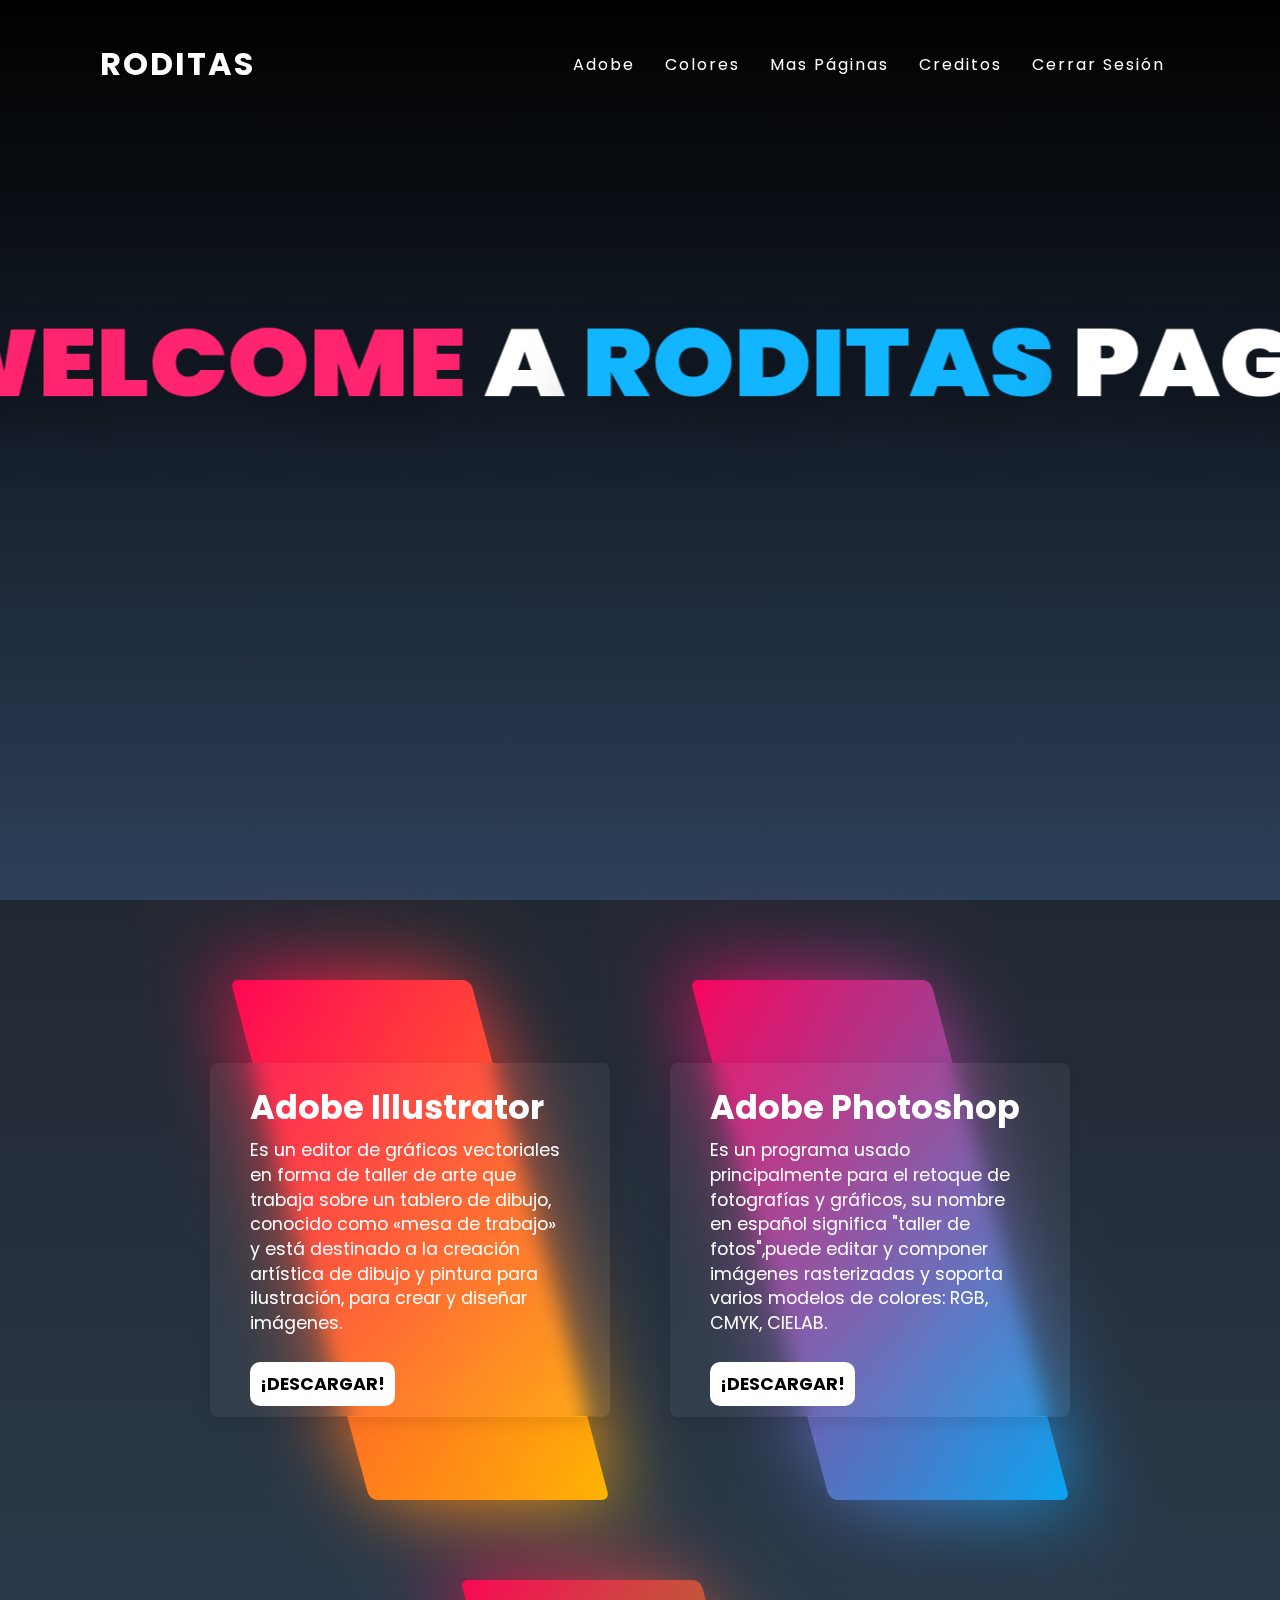
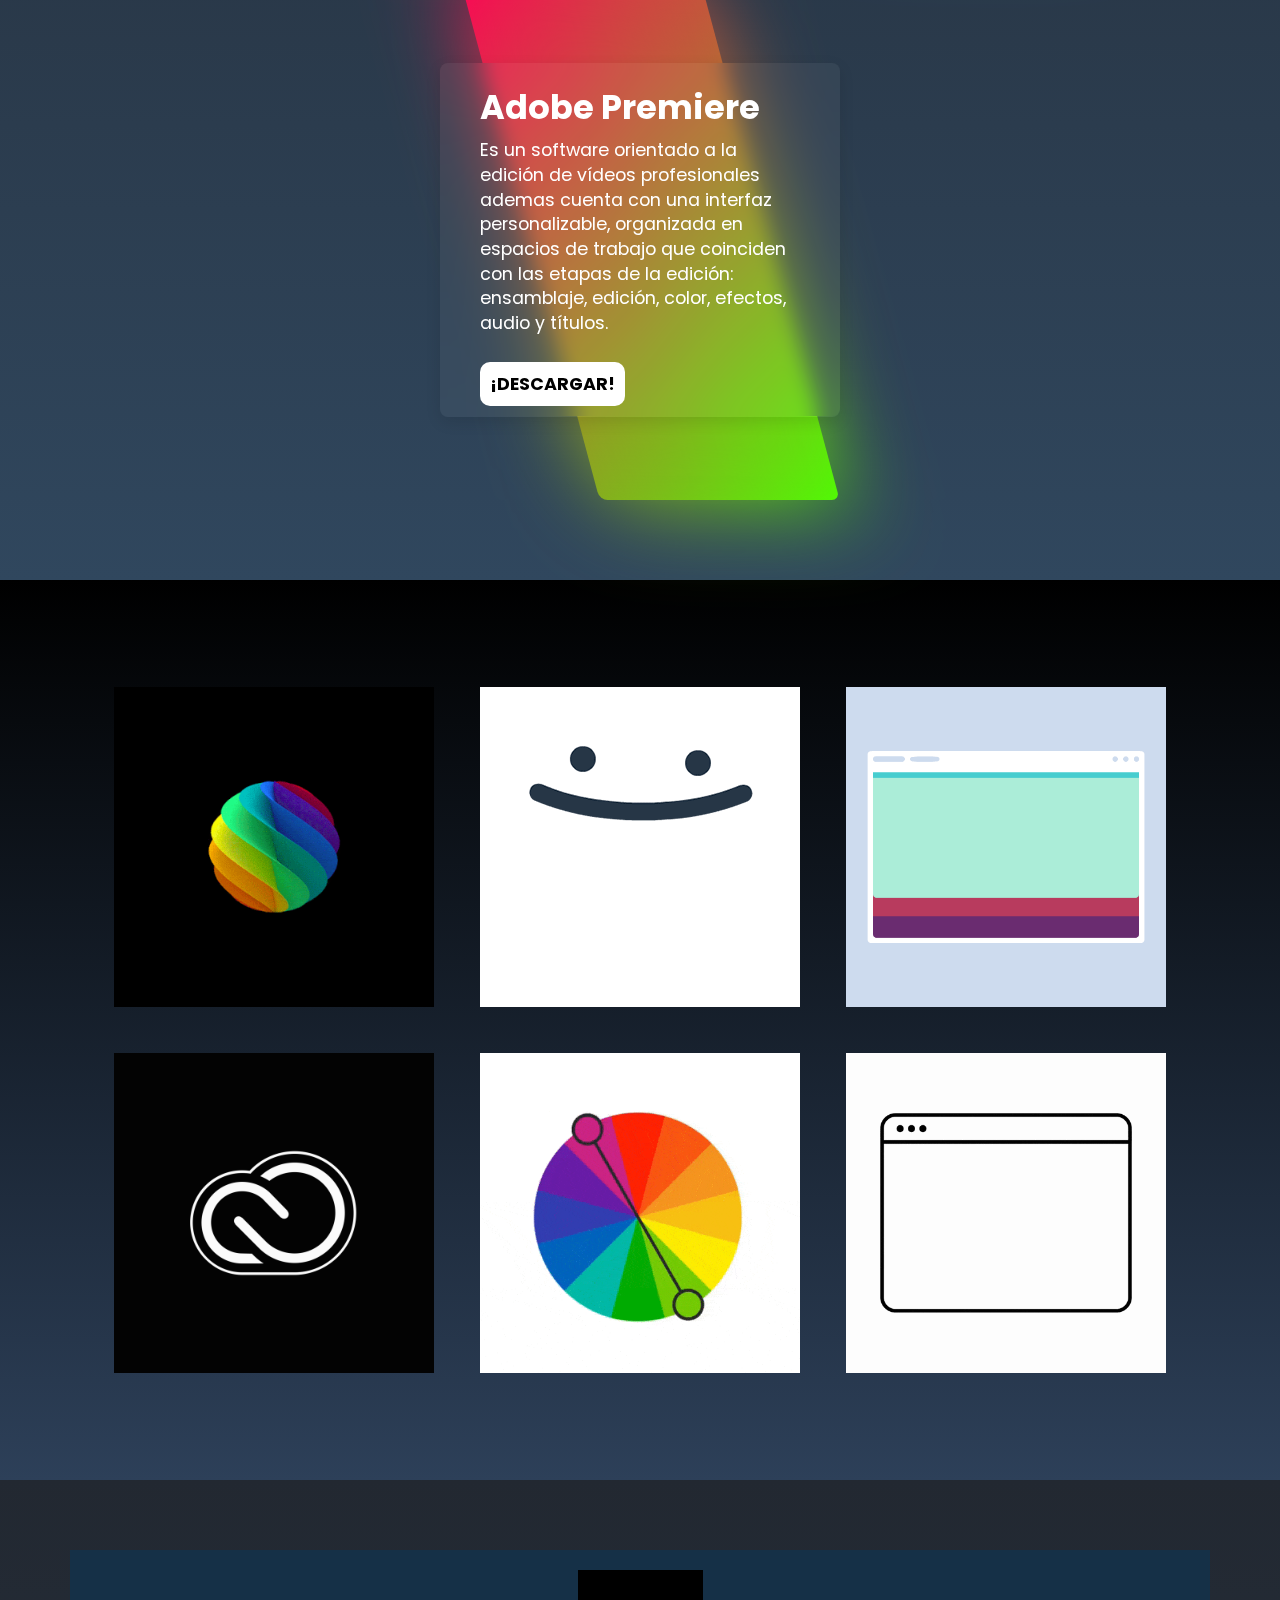
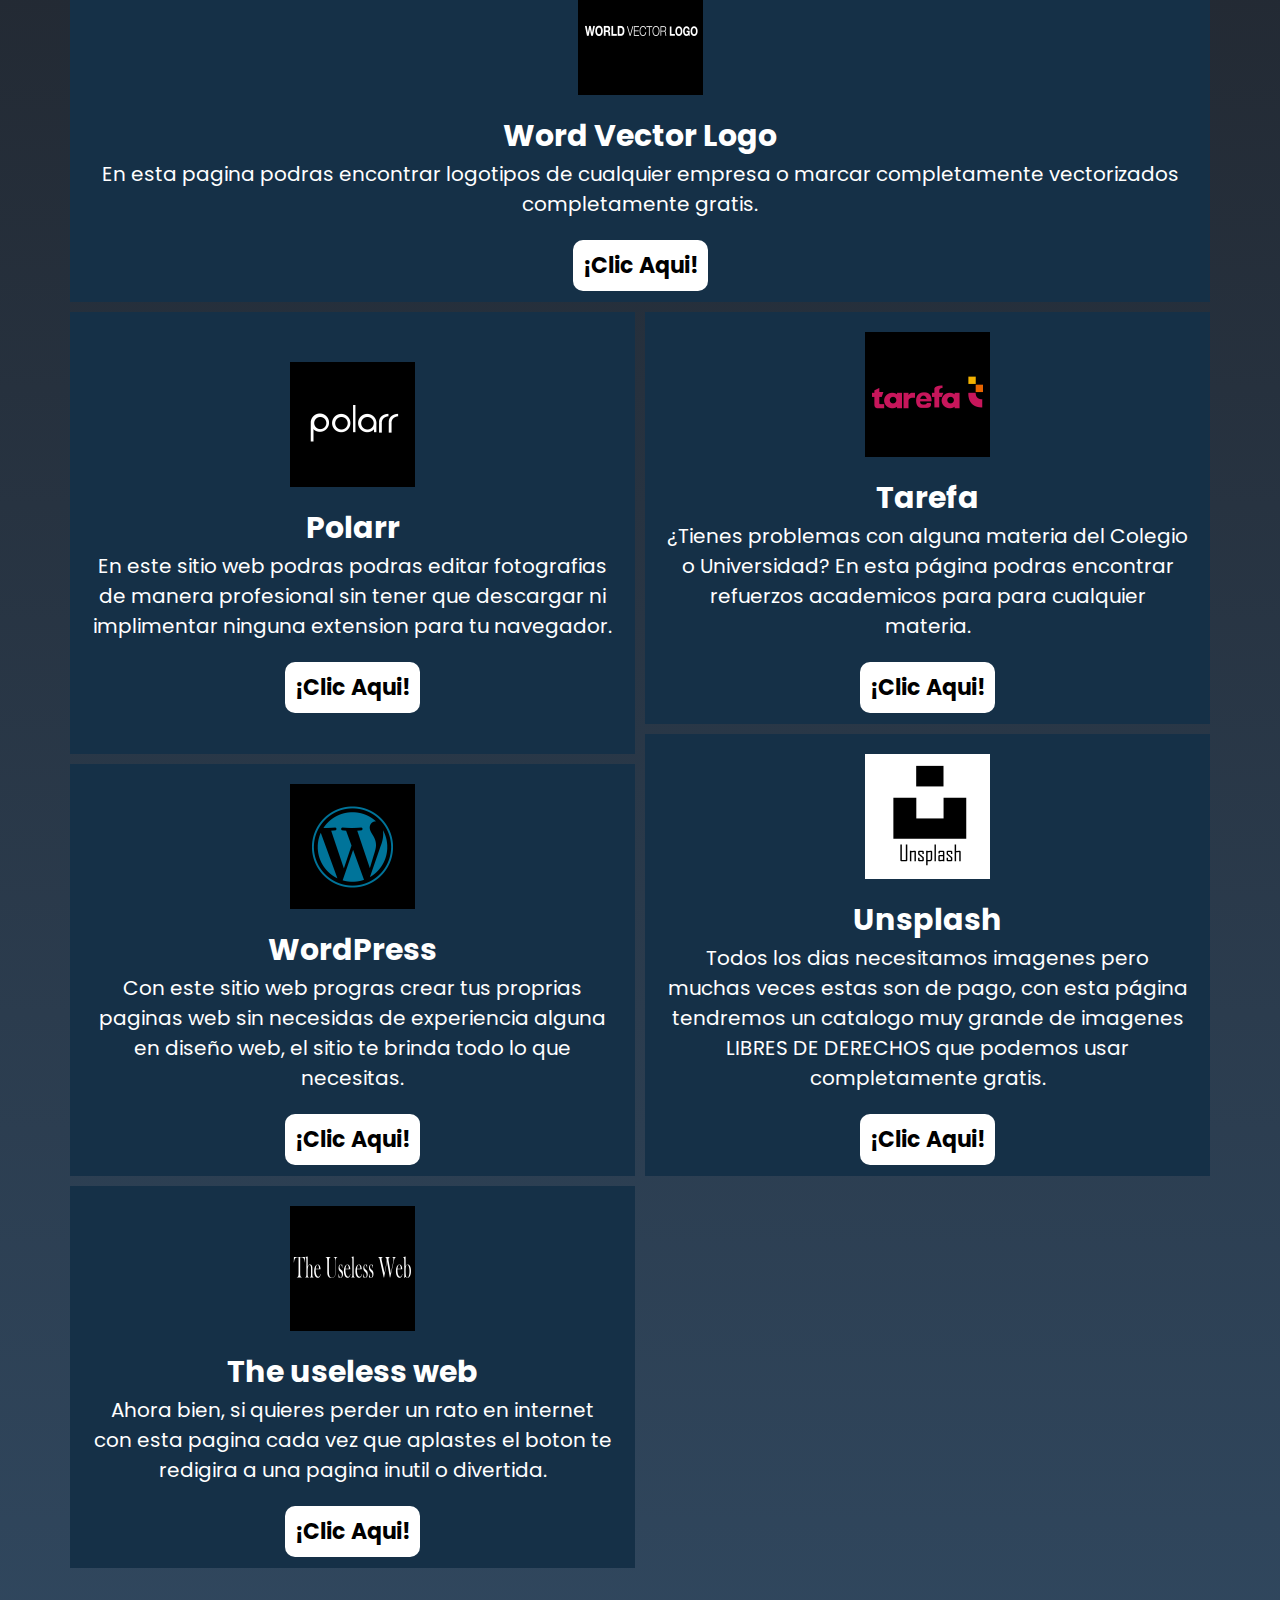
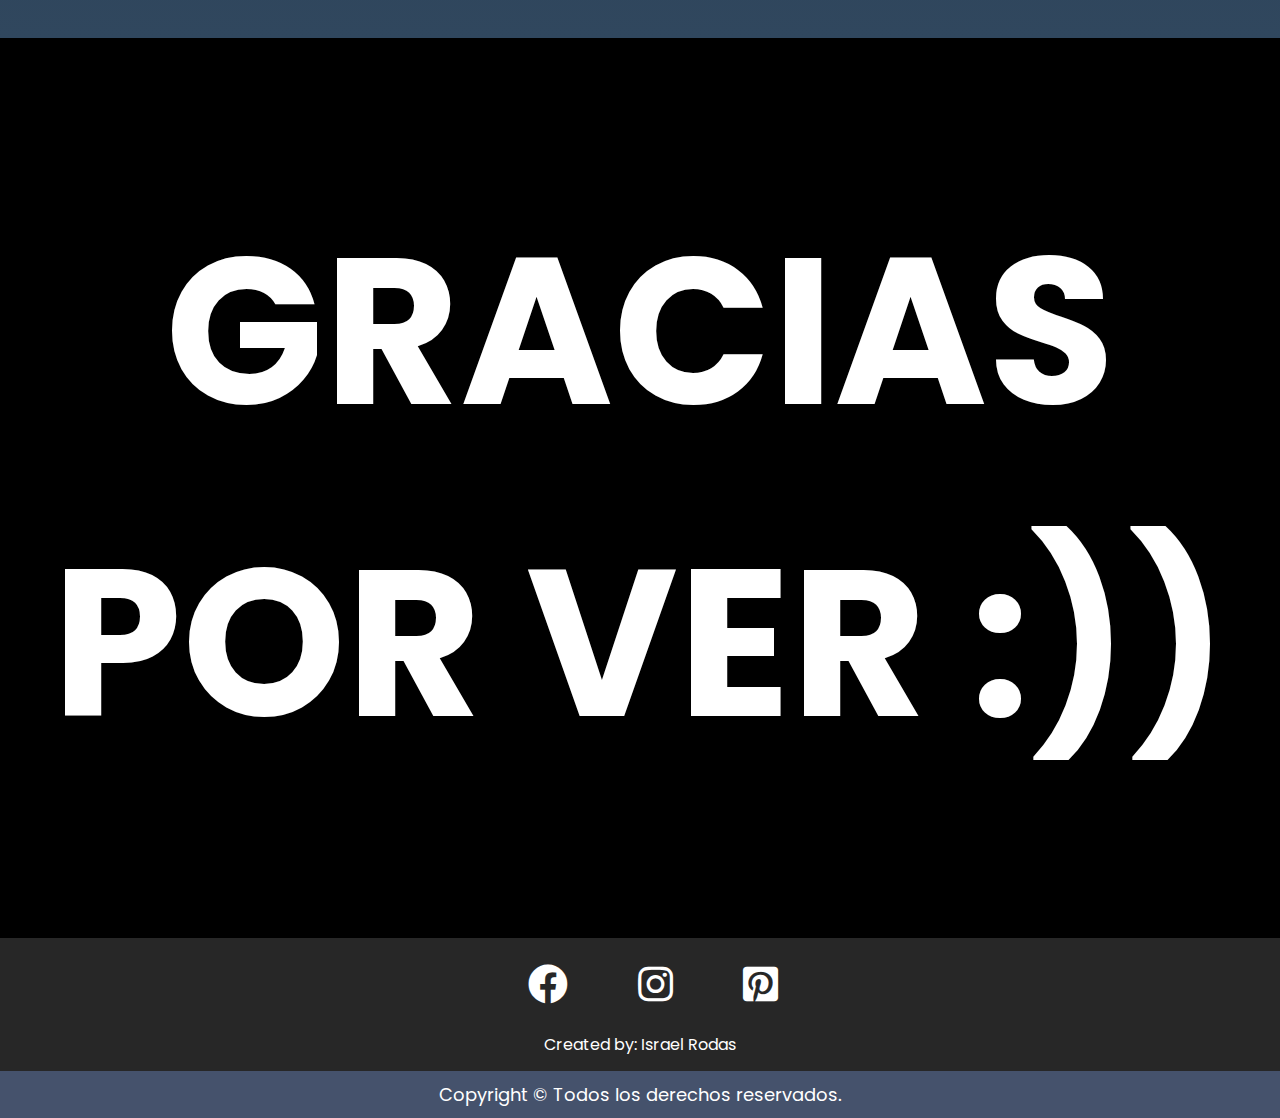
<file: index.html>
<!DOCTYPE html>
<html>
<head>

	<meta charset="utf-8">
  <meta name="viewport" content="width=device-width, user-scalable=yes, initial-scale=1.0, maximum-scale=3.0, minimum-scale=1.0">
  <title>PROYECTO DE GRADO</title>
  <link rel="stylesheet" type="text/css" href="https://use.fontawesome.com/releases/v5.6.3/css/all.css">
    <link rel="stylesheet" href="estilos_index.css">
</head>
<body>
	<!----------------------- CABEZERA PARA LA PAGINA BB------------>
 <body>

<header >
    <a href="#" class="logo">RODITAS</a>
    <ul>
       <li><a href="#ancla_cartas1">Adobe</a></li>
      <li><a href="#ancla_cartas2">Colores</a></li>
      <li><a href="#ancla_cartas3">Mas Páginas</a></li>
      <li><a href="#ancla_cartas4">Creditos</a></li>
      <li><a href="/PROYECTO%20DE%20GRADO/LOGIN/login.php">Cerrar Sesión</a></li>
     
    </ul>
    </header>
      <section class="banner"> </section>
     <script type="text/javascript">
       window.addEventListener("scroll", function() {
         var header = document.querySelector("header");
         header.classList.toggle("sticky", window.scrollY > 0);
       })
     </script>
<section class="body1">  
     
<div class="container">
     	<div class="box">
        <span style="--i:1;"><i>WELCOME</i> A <i>RODITAS</i> PAGE</span>
               <span style="--i:2;"><i>WELCOME</i> A <i>RODITAS</i> PAGE</span>
               <span style="--i:3;"><i>WELCOME</i> A <i>RODITAS</i> PAGE</span>
               <span style="--i:4;"><i>WELCOME</i> A <i>RODITAS</i> PAGE</span>
               <span style="--i:5;"><i>WELCOME</i> A <i>RODITAS</i> PAGE</span>
               <span style="--i:6;"><i>WELCOME</i> A <i>RODITAS</i> PAGE</span>
               <span style="--i:7;"><i>WELCOME</i> A <i>RODITAS</i> PAGE</span>
               <span style="--i:8;"><i>WELCOME</i> A <i>RODITAS</i> PAGE</span>
               <span style="--i:9;"><i>WELCOME</i> A <i>RODITAS</i> PAGE</span>
               <span style="--i:10;"><i>WELCOME</i> A <i>RODITAS</i> PAGE</span>
               <span style="--i:11;"><i>WELCOME</i> A <i>RODITAS</i> PAGE</span>
               <span style="--i:12;"><i>WELCOME</i> A <i>RODITAS</i> PAGE</span>
               <span style="--i:13;"><i>WELCOME</i> A <i>RODITAS</i> PAGE</span>
               <span style="--i:14;"><i>WELCOME</i> A <i>RODITAS</i> PAGE</span>
      </div>

<!----------------------- CARTITAS BRILLANTES DE ADOBE ------------>
 </section>
 <a name="ancla_cartas1"></a>
<section class="body2">
  <div class="container2">
  <div class="box2">
    <span></span>
    <div class="content2">
      <h2>Adobe Illustrator</h2>
      <p>Es un editor de gráficos vectoriales en forma de taller de arte que trabaja sobre un tablero de dibujo, conocido como «mesa de trabajo» y está destinado a la creación artística de dibujo y pintura para ilustración, para crear y diseñar imágenes.
      </p>
<br>
      <a href="https://www.youtube.com/watch?v=pspobJUuSng">¡DESCARGAR!</a>
    </div>
  </div>
  <div class="box2">
    <span> </span>
    <div class="content2">
      <h2>Adobe Photoshop </h2>
      <p>Es un programa usado principalmente para el retoque de fotografías y gráficos, su nombre en español significa "taller de fotos",puede editar y componer imágenes rasterizadas y soporta varios modelos de colores: RGB, CMYK, CIELAB. 
      </p>
<br>
      <a href="https://www.youtube.com/watch?v=qNKPfllUgZs" >¡DESCARGAR!</a>
    </div>
  </div>
  <div class="box2">
    <span></span>
    <div class="content2">
      <h2>Adobe Premiere</h2>
      <p>Es un software orientado a la edición de vídeos profesionales ademas cuenta con una interfaz personalizable, organizada en espacios de trabajo que coinciden con las etapas de la edición: ensamblaje, edición, color, efectos, audio y títulos.
      </p>
<br>
      <a href="https://www.youtube.com/watch?v=gvRXUV1XULE">¡DESCARGAR!</a>
    </div>
  </div>
  </div>
  
</section>
<!----------------------- CARTITAS DE COLORES ------------>
<a name="ancla_cartas2"></a>
<section class="body3">
 <a name="ancla_cartas2"></a>
  <div class="container3">
    <div class="card3">
      <div class="imgBx">
        <img src="dd.gif">
      </div>
      <div class="contentBx">
        <div class="content3">
          <h3>Uso de Colores</h3>
          <p>Los números hexadecimales se usan en las páginas web para indicar información sobre los colores (RGB, HSL Y CMYK) se usa con la notación <b>#RRGGBB</b> donde, <b>RR</b> son los valores rojos, <b>GG</b> son los valores verdes y <b>BB</b> los valores azules. 
          </p>

        </div>
      </div>
    </div>
    <div class="card3">
      <div class="imgBx">
        <img src="logo-gif.gif">
      </div>
      <div class="contentBx">
        <div class="content3">
          <h3>Color Hunt</h3>
          <p>Es una página web donde podemos encontrar paletas de colores, nos permite copiar el código hexadecimal para solo incrustarlo en el <b>css</b> contiene un gran cantidad de contenido debido a que cada día se agregan nuevas composiciones de colores. </p><br>
          <p> <center><a href="https://colorhunt.co/">¡Clic Aqui!</a></center></p>
        </div>
      </div>
    </div>
    <div class="card3">
      <div class="imgBx">
        <img src="color8.gif">
      </div>
      <div class="contentBx">
        <div class="content3">
          <h3>Color Hunt</h3>
          <p>Así es la interfaz de Color Hunt y podremos encontrar miles de paletas iguales.</p><br>
          <p> <center><a href="https://colorhunt.co/">¡Clic Aqui!</a></center></p>
        </div>
      </div>
    </div>
    <div class="card3">
      <div class="imgBx">
        <img src="adobe.gif">
      </div>
      <div class="contentBx">
        <div class="content3">
          <h3>Adobe Color</h3>
          <p>Es de las paginas mas completas en cuanto a teoria como conceptos de color, contiene una gran variedad de herramientas para escoger y la pagina en si es muy intuitiva por lo que, no necesitas tener un gran conocimiento.</p><br>
          <p> <center><a href="https://color.adobe.com/es/create/color-wheel">¡Clic Aqui!</a></center></p>
        </div>
      </div>
    </div>
    <div class="card3">
      <div class="imgBx">
        <img src="video2.gif">
      </div>
      <div class="contentBx">
        <div class="content3">
          <h3>Adobe Color</h3>
          <p>Adobe Color trabaja con la teoria de colores, en la pagina web podras encontrar culaquier tipo de composicion basada en la teoria.</p><br>
          <p> <center><a href="https://color.adobe.com/es/create/color-wheel">¡Clic Aqui!</a></center></p>
        </div>
      </div>
    </div>
    <div class="card3">
      <div class="imgBx">
        <img src="colorFF.gif">
      </div>
      <div class="contentBx">
        <div class="content3">
          <h3>Más Información</h3>
          <p>En los siguientes perfiles podras encontrar muchisima mas informacion hacerca de los colores y como crear la composicion perfecta.</p><br>
          <p> <center><a href="https://www.youtube.com/watch?v=SvWIOwijKSk">¡Clic Aqui!</a></center></p>
        </div>
      </div>
    </div>
  </div>
</section>
<!--------------------- CUADRITOS CON BASTANTE INFORMACION ------------>

<section class="body4">

<a name="ancla_cartas3"></a>
 <div class="container4">
    <div class="box4">
      <div class="content4">
        <img src="word.png">
        <h2>Word Vector Logo</h2>
        <p>En esta pagina podras encontrar logotipos de cualquier empresa o marcar completamente vectorizados completamente gratis.</p>
         <br>
         <p> <center><a href="https://worldvectorlogo.com/es">¡Clic Aqui!</a></center></p>
      </div>
    </div>
    <div class="box4">
      <div class="content4">
        <img src="polarr.png">
         <h2>Polarr</h2>
        <p>En este sitio web podras podras editar fotografias de manera profesional sin tener que descargar ni implimentar ninguna extension para tu navegador.</p>
        <br>
        <p> <center><a href="https://photoeditor.polarr.co/">¡Clic Aqui!</a></center></p>
      </div>
    </div>
    <div class="box4">
      <div class="content4">
        <img src="tarefa.png">
        <h2>Tarefa</h2>
        <p>¿Tienes problemas con alguna materia del Colegio o Universidad? En esta página podras encontrar refuerzos academicos para para cualquier materia.</p>
         <br>
        <p> <center><a href="https://www.tarefa.co/">¡Clic Aqui!</a></center></p>
      </div>
    </div>
    <div class="box4">
      <div class="content4">
        <img src="unsplash.png">
        <h2>Unsplash</h2>
        <p>Todos los dias necesitamos imagenes pero muchas veces estas son de pago, con esta página tendremos un catalogo muy grande de imagenes LIBRES DE DERECHOS que podemos usar completamente gratis. </p>
         <br>
        <p> <center><a href="https://unsplash.com/">¡Clic Aqui!</a></center></p>
      </div>
    </div>
    <div class="box4">
      <div class="content4">
        <img src="press.png">
        <h2> WordPress</h2>
        <p>Con este sitio web progras crear tus proprias paginas web sin necesidas de experiencia alguna en diseño web, el sitio te brinda todo lo que necesitas.</p>
         <br>
        <p> <center><a href="https://wordpress.com/es/">¡Clic Aqui!</a></center></p>
      </div>
    </div>
    <div class="box4">
      <div class="content4">
        <img src="te.png">
        <h2>The useless web</h2>
        <p>Ahora bien, si quieres perder un rato en internet con esta pagina cada vez que aplastes el boton te redigira a una pagina inutil o divertida.  </p>
         <br>
        <p> <center><a href="https://theuselessweb.com/">¡Clic Aqui!</a></center></p>
      </div>
    </div>
 
  </div> 

</section>
<section >
  <a name="ancla_cartas4"></a>
    <section class="section5">
      <h2>GRACIAS POR VER :))</h2>

    </section>

    <div class="light"></div>
    <script type="text/javascript">
      var pos = document.documentElement;
      pos.addEventListener('mousemove', e=>{
        pos.style.setProperty('--x', e.clientX + 'px')
         pos.style.setProperty('--y', e.clientY + 'px')
      })
    </script>
  

</section>
<section class="footer">

        <div class="inner-footer">
        <div class="social-links">
          <ul>
          <li class="social-items"><a href="https://www.facebook.com/israel.rodas.50/"><i class="fab fa-facebook"></i></a></li>
          <li class="social-items"><a href="https://www.instagram.com/isrodas28/"><i class="fab fa-instagram"></i></a></li>
          <li class="social-items"><a href="https://www.pinterest.es/Roditas28/_saved/"><i class="fab fa-pinterest-square"></i></a></li>  
          </ul>  
        </div>
        
       <div class="quick-links">
        <ul>
          <li class="quick-items"><a>Created by: Israel Rodas</a></li>
        </ul>
        </div>
        </div>
        <div class="outer-footer">
          Copyright &copy; Todos los derechos reservados. 
        </div>


</section>
</body>

</html>
</file>
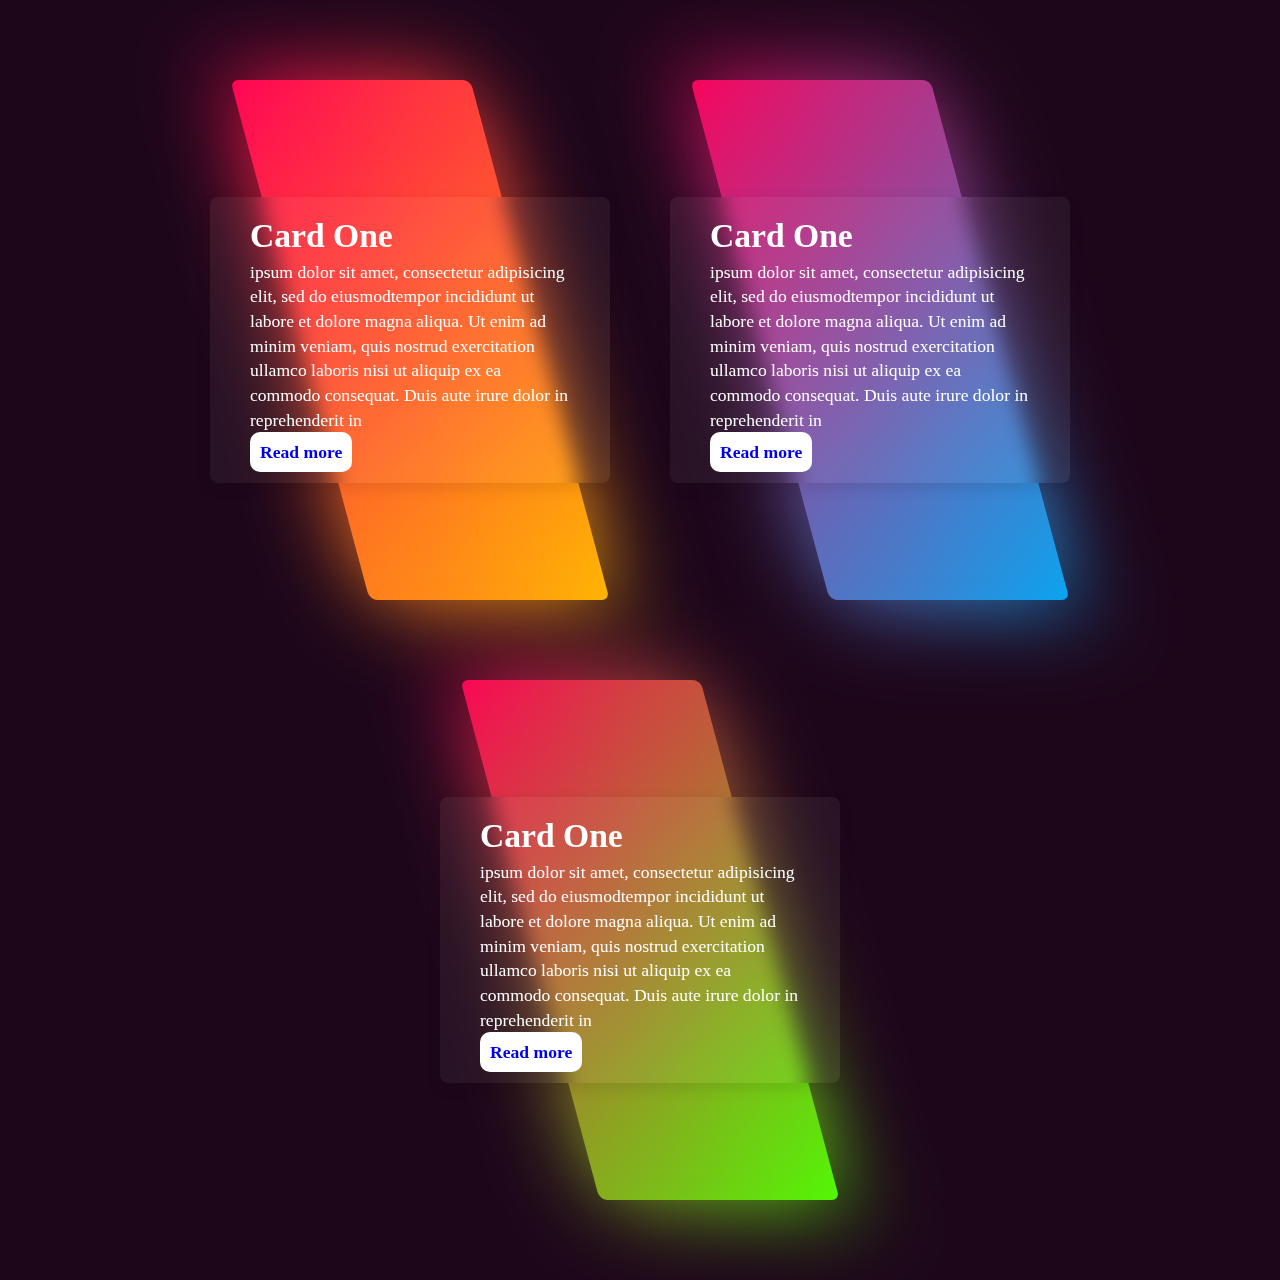
<file: PRUEBA/prueba_program.html>
<!DOCTYPE html>
<html>
<head>
	<title>proyecto grado</title>
	<link rel="stylesheet"  href="prueba_program.css">
</head>
<body class="body2">
	<div class="container2">
	<div class="box2">
		<span></span>
		<div class="content2">
			<h2>Card One</h2>
			<p> ipsum dolor sit amet, consectetur adipisicing elit, sed do eiusmodtempor incididunt ut labore et dolore magna aliqua. Ut enim ad minim veniam, quis nostrud exercitation ullamco laboris nisi ut aliquip ex ea commodo
			consequat. Duis aute irure dolor in reprehenderit in
			</p>

			<a href="#">Read more</a>
		</div>
	</div>
	<div class="box2">
		<span></span>
		<div class="content2">
			<h2>Card One</h2>
			<p> ipsum dolor sit amet, consectetur adipisicing elit, sed do eiusmodtempor incididunt ut labore et dolore magna aliqua. Ut enim ad minim veniam, quis nostrud exercitation ullamco laboris nisi ut aliquip ex ea commodo
			consequat. Duis aute irure dolor in reprehenderit in
			</p>

			<a href="#">Read more</a>
		</div>
	</div>
	<div class="box2">
		<span></span>
		<div class="content2">
			<h2>Card One</h2>
			<p> ipsum dolor sit amet, consectetur adipisicing elit, sed do eiusmodtempor incididunt ut labore et dolore magna aliqua. Ut enim ad minim veniam, quis nostrud exercitation ullamco laboris nisi ut aliquip ex ea commodo
			consequat. Duis aute irure dolor in reprehenderit in
			</p>
			<a href="#">Read more</a>
		</div>
	</div>
	</div>
</body>
</html>
</file>
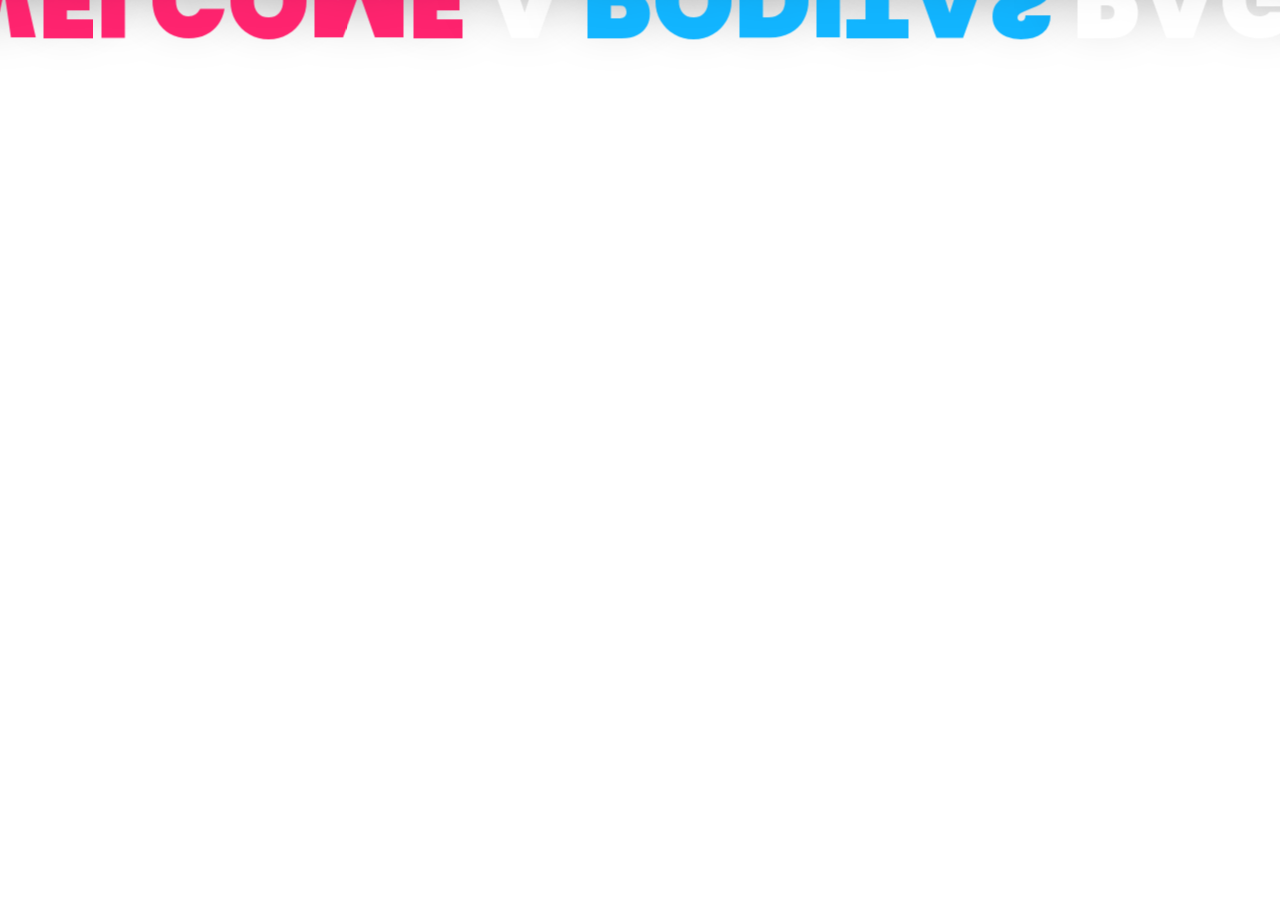
<file: PRUEBA/prueba_titulo.html>
<!DOCTYPE html>
<html>
<head>
	<title>Proyecto de grado</title>
	<link rel="stylesheet" href="prueba_titulo.css">
</head>
<body class="body1">
<div class="container">
     	<div class="box">
     		<span style="--i:1;"><i>WELCOME</i> A <i>RODITAS</i> PAGE</span>
               <span style="--i:2;"><i>WELCOME</i> A <i>RODITAS</i> PAGE</span>
               <span style="--i:3;"><i>WELCOME</i> A <i>RODITAS</i> PAGE</span>
               <span style="--i:4;"><i>WELCOME</i> A <i>RODITAS</i> PAGE</span>
               <span style="--i:5;"><i>WELCOME</i> A <i>RODITAS</i> PAGE</span>
               <span style="--i:6;"><i>WELCOME</i> A <i>RODITAS</i> PAGE</span>
               <span style="--i:7;"><i>WELCOME</i> A <i>RODITAS</i> PAGE</span>
               <span style="--i:8;"><i>WELCOME</i> A <i>RODITAS</i> PAGE</span>
               <span style="--i:9;"><i>WELCOME</i> A <i>RODITAS</i> PAGE</span>
               <span style="--i:10;"><i>WELCOME</i> A <i>RODITAS</i> PAGE</span>
               <span style="--i:11;"><i>WELCOME</i> A <i>RODITAS</i> PAGE</span>
               <span style="--i:12;"><i>WELCOME</i> A <i>RODITAS</i> PAGE</span>
               <span style="--i:13;"><i>WELCOME</i> A <i>RODITAS</i> PAGE</span>
               <span style="--i:14;"><i>WELCOME</i> A <i>RODITAS</i> PAGE</span>
     	</div>

     	<!-- 1360/16 = 22.5deg -->
     </div>
</body>
</html>
</file>
<file: estilos_index.css>
@import url('https://fonts.googleapis.com/css?family=Poppins:100,200,300,400,500,600,700,800,900');
/** ---------------- CABECERAAAAAAAA---------------       */
*
{
    margin: 0;
    padding: 0;
    box-sizing: border-box;
    font-family: 'Poppins';
}

body 
{
    background: #000;
    min-height: 90vh;

}
header
{
    z-index:10;
    position: fixed;
    top: 0;
    left: 0;
    width: 100%;
    display: flex;
    justify-content: space-between;
    align-items: center;
    transition: 0.6s;
    padding: 40px 100px;    
}


header.sticky
{
    padding: 5px 100px;
    background: #fff;
}

header .logo
{
    position: relative;
    font-weight: 700;
    color: #fff;
    text-decoration: none;
    font-size: 2em; 
    text-transform: uppercase;
    letter-spacing: 2px;
    transition: 0.6;
    
}
header ul
{
    position: relative;
    display: flex;
    justify-content: center;
    align-items: center;
    
} 

header ul li
{
    position: relative;
    list-style: none;
    
}

header ul li a
{
    position: relative;
    margin: 0 15px ;
    text-decoration: none;
    color: #fff;
    letter-spacing: 2px;
    font-weight: 500px;
    transition: 0.6s;
    
}
header.sticky .logo,
header.sticky ul li a
{
    color: #000;
}


/**-------------------  TITULO GRANDE QUE ROTA------------      */


.body1
{
    display: flex;
    justify-content: center;
    align-items: center;
    min-height: 100vh;
   background: linear-gradient(#000,#2d4059);
    overflow: hidden;
}
.container
{
    display: flex;
    justify-content: center;
    align-items: center;
}
.container .box
{
    transform-style: preserve-3d;
    animation: animate 35s linear infinite;
}
@keyframes animate
{
    0%
    {
        transform: perspective(2000px)rotateX(0deg)rotateY(3deg) ;
    }
    100%
    {
        transform: perspective(2000px)rotateX(360deg)rotateY(3deg) ;
    }
}
.container .box span
{
    position: absolute;
    color: #fff;
    font-size: 6.5em;
    white-space: nowrap;
    text-transform: uppercase;
    font-weight: 900;
    padding: 0 50px;
    background: linear-gradient(90deg, transparent, rgba(0,0,0,0.40), transparent)
    line-height 6em;
    transform-style: preserve-3d;
    text-shadow: 0 30px 60px rgba(0,0,0,0.40);
    transform: translate(-50%,-50%) rotateX(calc(var(--i) * 25.71deg)) translateZ(200px);
}
.container .box span i:nth-child(1)
{
    font-style: initial;
    color: #ff246f;
}
.container .box span i:nth-child(2)
{
    font-style: initial;
    color: #12b5ff;
}


/** -------------------------- 3 CARTITAS BRILLANTES -----------------   */


.body2
{
    display: flex;
    justify-content: center;
    align-items: center;
    min-height: 100vh;
     background: linear-gradient( #222831, #30475e);
   
 
}
.container2
{
    display: flex;
    justify-content: center;
    align-items: center;
    flex-wrap: wrap;
    padding: 40px 0;    
}
.container2 .box2
{
    position: relative;
    width: 400px;
    height: 520px; 
    display: flex;
    justify-content: center;
    align-items: center;
    margin: 40px 30px; 
    transition: 0.5s;
}

.container2 .box2::before
{
    content: '';
    position: absolute;
    top: 0;
    left: 90px;
    width: 60%;
    height: 100%;
    background: #fff;
    border-radius: 8px;
    transform: skewX(15deg);
    transition: 0.5s;
} 
.container2 .box2::after
{
    content: '';
    position: absolute;
    top: 0px;
    left: 90px;
    width: 60%;
    height: 100%;
    background: #fff;
    border-radius: 8px;
    transform: skewX(15deg);
    transition: 0.5s;
    filter: blur(45px);
    transition: 0.5s;
} 
.container2 .box2:hover:before,
.container2 .box2:hover:after
{
    transform: skewX(0deg);
    left: 20px;
    width: calc(100% - 90px); 
}
.container2 .box2:nth-child(1):before,
.container2 .box2:nth-child(1):after
{
    background: linear-gradient(315deg,#ffbc00,#ff0058);
}

.container2 .box2:nth-child(2):before,
.container2 .box2:nth-child(2):after
{
    background: linear-gradient(315deg,#03a9f4,#ff0058);
}
.container2 .box2:nth-child(3):before,
.container2 .box2:nth-child(3):after
{
    background: linear-gradient(315deg,#4dff03,#ff0058);
}
.container2 .box2 span
{
    display: block;
    position: absolute;
    top: 0;
    left: 0;
    right: 0;
    bottom: 0;
    z-index: 50;
    pointer-events: none;
}
.container2 .box2 span::before 
{
    content: '';
    position: absolute;
    top: 0;
    left: 0;
    width: 100%;
    height: 100%;
    border-radius:8px;
    background: rgba(255,255,255,0.1);
    backdrop-filter: blur(10px); 
    opacity: 0;
    transition: 0.5s;
    animation: animate2 2s ease-in-out infinite;
    box-shadow: 0 5px 15px rgba(0,0,0,0.05);
}
.container2 .box2:hover span::before
{
    top: -50px;
    left: 50px;
    width: 100px;
    height: 100px;
    opacity: 1;
}


.container2 .box2 span::after
{
    content: '';
    position: absolute;
    bottom: 0;
    right: 0;
    width: 100%;
    height: 100%;
    border-radius:8px;
    background: rgba(255,255,255,0.1);
    backdrop-filter: blur(10px); 
    opacity: 0;
    transition: 0.5s;
    animation: animate2 2s ease-in-out infinite;
    box-shadow: 0 5px 15px rgba(0,0,0,0.05);
    animation-delay: -1s;
}
.container2 .box2:hover span::after
{
    bottom: -50px;
    right: 50px;
    width: 100px;
    height: 100px;
    opacity: 1;
}



@keyframes animate2 
{   
    0%,100%
    {
        transform: translateY(15px);
    }
    50%
    {
        transform: translateY(-15px);
    }
}


.container2 .box2 .content2
{
    position: relative;
    left: 0;
    padding: 20px 40px;
    background: rgba(255,255,255,0.05);
    box-shadow: 0 5px 15px rgba(0,0,0,0.1);
    border-radius: 8px;
    backdrop-filter: blur(10px); 
    z-index: 1;
    transition: 0.5s;
    color: #fff;

}
.container2 .box2:hover .content2
{
    left: -25px;
    padding: 60px 40px;
}
.container2 .box2 .content2 h2
{
    font-size: 2.1em;
    color: #fff;
    margin-bottom: 5px;
}
.container2 .box2 .content2 p
{
    font-size: 1.1em;
    margin-bottom: 10px;
    line-height: 1.4em;
}

.container2 .box2 .content2 a
{
    display: line-block;
    color: black;
    font-size: 1.1em;
    background: #fff;
    padding: 10px;
    border-radius: 10px;
    text-decoration: none;
    font-weight: 700;
    margin-top: 10px;

}

/** -------------------------- 6 CARTITAS  COLORES -----------------   */

.body3
{
    display: flex;
    justify-content: center;
    align-items: center;
    min-height: 100vh;
   background: linear-gradient(#000,#2d4059);
}
.container3
{
position: relative;
display: flex;
justify-content: center;
align-items: center;
flex-wrap: wrap;
max-width: 1100px;
}
.container3 .card3
{
    position: relative;
    width: 320px;
    height: 320px;
    margin: 23px;  
    overflow: hidden;
}
.container3 .card3 .imgBx,
.container3 .card3 .contentBx
{
    position: absolute;
    top: 0;
    left: 0;
    width: 100%;
    height: 100%;
}
.container3 .card3 .imgBx img
{
    position: absolute;
    top: 0;
    left: 0;
    width: 100%;
    height: 100%;
    object-fit: cover;
}
.container3 .card3 .contentBx::before
{
    content: '';
    position: absolute;
    top: 0;
    left: 0;
    width: 100%;
    height: 100%;
    background: linear-gradient(-45deg, #fff, #02475e);
    transform: scaleX(0);
    transition: transform 0.5s ease-in-out;
    transform-origin: right;
    transition-delay: 0.5s;
}
.container3 .card3:hover .contentBx::before
{
    transform: scaleX(1);
    transition: transform 0.5s ease-in-out;
    transform-origin: left;
    transition-delay: 0s;
}
.container3 .card3 .contentBx
{
    display: flex;
    justify-content: center;
    align-items: center;

}
.container3 .card3 .contentBx .content3
{
    position: relative;
    padding: 30px;
    z-index: 1; 
    transition: 0.5s;
     transform: translateX(-300px);
     transition-delay: 0s;
}
.container3 .card3:hover .contentBx .content3
{
    transform: translateX(0px); 
    transition-delay: 0.5s;
}
.container3 .card3 .contentBx .content3 h3
{
    font-size: 1.3em;
    text-transform: uppercase;
    letter-spacing: 1px;
}
.container3 .card3 .contentBx .content3 p
{
    font-size: 1em;
    line-height: 1.4em;
    font-weight: 300px;
}
.container3 .card3 .contentBx .content3 a
{
    display: line-block;
    font-size: 1.1em;
    color: black;
    background: #aad8d3;
    padding: 10px;
    border-radius: 10px;
    text-decoration: none;
    font-weight: 700;
    margin-top: 10px;

}
/** ---------------- CUADRITOS CON BASTANTE INFORMACION ---------------       */


.body4
{
    display: flex;
    justify-content: center;
    align-self: center;
    min-height: 100vh; 
   background: linear-gradient( #222831, #30475e);

}

.container4
{
    position: relative;
    max-width: 100%;
    display: grid;
    grid-template-columns: repeat( auto-fit, minmax(450px, 1fr) );
    grid-template-rows:  minmax(100px, auto);
    margin: 70px;
    grid-auto-flow: dense;
    grid-gap: 10px; 
}
    .container4 .box4
{
    background: #153047 ;
    padding: 20px; 
    display: grid;
    font-size: 20px;
    place-items: center;
    text-align: center;
    color: #fff;
    transition: 1s;
}
.container4 .box4:hover
{
    background:linear-gradient(315deg,#153047,#3487D0);
    
}
.container4 .box4 a
{
    display: line-block;
    font-size: 1.1em;
    color: black;
    background: white;
    padding: 10px;
    border-radius: 10px;
    text-decoration: none;
    font-weight: 700;
    margin-top: 10px;

}
.container4 .box4 img
{
    position: relative;
    max-width: 125px;
    margin-bottom: 10px;

}
.container4 .box4:nth-child(1)
{
    grid-column: span 2;
    grid-row: span 1;
}
.container4 .box4:nth-child(2)
{
    grid-column: span 1;
    grid-row: span 2;
}
.container4 .box4:nth-child(4)
{
    grid-column: span 1;
    grid-row: span 2;
}

@media (max-width: 900px)
{
    .container4
    {
        
        grid-template-columns: repeat( auto-fit, minmax(50%, 1fr) );
        grid-template-rows:  minmax(auto, auto);
    
    }
}




/*---------------------GRACIAS POR VER---------------------*/
.section5
{
    position: relative;
    min-height: 100vh;
    background: #000;
    display: flex;
    justify-content: center;
    align-items: center;
}
.section5 h2 
{
    color: #fff;
    font-size: 13em;
    cursor: default;
    text-align: center;
}
.light 
{
    top: 0;
    left: 0;
    position: absolute;
    margin-top: 4175px; 
    width: 100%;
    height: 100%;
    
    background: radial-gradient(circle at var(--x) var(--y), transparent 10%, rgba(0,0,0,0.98) 17%) ;
}


footer {
  background-color: black;
  position: absolute;
  bottom: 0;
  margin-top: 200px;
  width: 100%;
  height: 1px;
  color: white;
}

.inner-footer
 {
    padding: 14px;
    margin: 0;
    background: #272727; 
 }
.social-links
{
    display: flex;
}
.social-links ul
{
    padding: 3px;
    display: flex;
    width: 300px;
    height: 80px;
    margin: auto;
    
}
.social-items
{
    list-style: none;
}
.social-items a
{
    padding: 35px 35px;
    font-size: 40px;
    color: white; 
    transition: all 0.25s;
}
.social-items a:hover
{
    color: #6cccc6;
}
.quick-links
{
    display: flex;

}
.quick-links ul
{
    display: flex;
    width: 560;
    height: 70;
    margin: auto;
}
.quick-items
{
    list-style: none;
}
.quick-items a
{
    text-decoration: none;
    padding: 0px 15px;
    font-size: 16px;   
    color: #fff;
    transition: all 0.25s; 
}
.quick-items a:hover
{
    color: #6cccc6;
}
.outer-footer
{
    padding: 10px;
    text-align: center;
    color: white;
    font-size: 18px;
    background: #45526c;
}
</file>
<file: PRUEBA/prueba_program.css>
*
{
	margin: 0;
	padding: 0;
	box-sizing: border-box;
	font-family: consolas;
}
.body2
{
	display: flex;
	justify-content: center;
	align-items: center;
	min-height: 100vh;
	background: #1d061a;
}
.container2
{
	display: flex;
	justify-content: center;
	align-items: center;
	flex-wrap: wrap;
	padding: 40px 0;	
}
.container2 .box2
{
	position: relative;
	width: 400px;
	height: 520px; 
	display: flex;
	justify-content: center;
	align-items: center;
	margin: 40px 30px; 
	transition: 0.5s;
}

.container2 .box2::before
{
	content: '';
	position: absolute;
	top: 0;
	left: 90px;
	width: 60%;
	height: 100%;
	background: #fff;
	border-radius: 8px;
	transform: skewX(15deg);
	transition: 0.5s;
} 
.container2 .box2::after
{
	content: '';
	position: absolute;
	top: 0px;
	left: 90px;
	width: 60%;
	height: 100%;
	background: #fff;
	border-radius: 8px;
	transform: skewX(15deg);
	transition: 0.5s;
	filter: blur(45px);
	transition: 0.5s;
} 
.container2 .box2:hover:before,
.container2 .box2:hover:after
{
	transform: skewX(0deg);
	left: 20px;
	width: calc(100% - 90px); 
}
.container2 .box2:nth-child(1):before,
.container2 .box2:nth-child(1):after
{
	background: linear-gradient(315deg,#ffbc00,#ff0058);
}

.container2 .box2:nth-child(2):before,
.container2 .box2:nth-child(2):after
{
	background: linear-gradient(315deg,#03a9f4,#ff0058);
}
.container2 .box2:nth-child(3):before,
.container2 .box2:nth-child(3):after
{
	background: linear-gradient(315deg,#4dff03,#ff0058);
}
.container2 .box2 span
{
	display: block;
	position: absolute;
	top: 0;
	left: 0;
	right: 0;
	bottom: 0;
	z-index: 50;
	pointer-events: none;
}
.container2 .box2 span::before 
{
	content: '';
	position: absolute;
	top: 0;
	left: 0;
	width: 100%;
	height: 100%;
	border-radius:8px;
	background: rgba(255,255,255,0.1);
	backdrop-filter: blur(10px); 
	opacity: 0;
	transition: 0.5s;
	animation: animate 2s ease-in-out infinite;
	box-shadow: 0 5px 15px rgba(0,0,0,0.05);
}
.container2 .box2:hover span::before
{
	top: -50px;
	left: 50px;
	width: 100px;
	height: 100px;
	opacity: 1;
}


.container2 .box2 span::after
{
	content: '';
	position: absolute;
	bottom: 0;
	right: 0;
	width: 100%;
	height: 100%;
	border-radius:8px;
	background: rgba(255,255,255,0.1);
	backdrop-filter: blur(10px); 
	opacity: 0;
	transition: 0.5s;
	animation: animate 2s ease-in-out infinite;
	box-shadow: 0 5px 15px rgba(0,0,0,0.05);
	animation-delay: -1s;
}
.container2 .box2:hover span::after
{
	bottom: -50px;
	right: 50px;
	width: 100px;
	height: 100px;
	opacity: 1;
}



@keyframes animate 
{ 	
	0%,100%
	{
		transform: translateY(15px);
	}
	50%
	{
		transform: translateY(-15px);
	}
}


.container2 .box2 .content2
{
	position: relative;
	left: 0;
	padding: 20px 40px;
	background: rgba(255,255,255,0.05);
	box-shadow: 0 5px 15px rgba(0,0,0,0.1);
	border-radius: 8px;
	backdrop-filter: blur(10px); 
	z-index: 1;
	transition: 0.5s;
	color: #fff;

}
.container2 .box2:hover .content2
{
	left: -25px;
	padding: 60px 40px;
}
.container2 .box2 .content2 h2
{
	font-size: 2.1em;
	color: #fff;
	margin-bottom: 5px;
}
.container2 .box2 .content2 p
{
	font-size: 1.1em;
	margin-bottom: 10px;
	line-height: 1.4em;
}

.container2 .box2 .content2 a
{
	display: line-block;
	font-size: 1.1em;
	background: #fff;
	padding: 10px;
	border-radius: 10px;
	text-decoration: none;
	font-weight: 700;
	margin-top: 10px;

}
</file>
<file: PRUEBA/prueba_titulo.css>
@import url('https://fonts.googleapis.com/css?family=Poppins:100,200,300,400,500,600,700,800,900');
*
{
	margin: 0px;
	padding: 0px;
	box-sizing: border-box;
    font-family:'poppins';
}
.body2
{
	display: flex;
	justify-content: center;
	align-items: center;
	min-height: 100vh;
	background: #000;
	overflow: hidden;
}
.container
{
	display: flex;
	justify-content: center;
	align-items: center;
}
.container .box
{
	transform-style: preserve-3d;
	animation: animate 35s linear infinite;
}
@keyFrames animate 
{
	0%
	{
		transform: perspective(2000px)rotateX(0deg)rotateY(3deg) ;
	}
	100%
	{
		transform: perspective(2000px)rotateX(360deg)rotateY(3deg) ;
	}
}
.container .box span
{
	position: absolute;
	color: #fff;
	font-size: 6.5em;
	white-space: nowrap;
	text-transform: uppercase;
	font-weight: 900;
	padding: 0 50px;
	background: linear-gradient(90deg, transparent, rgba(0,0,0,0.40), transparent)
	line-height 6em;
	transform-style: preserve-3d;
	text-shadow: 0 30px 60px rgba(0,0,0,0.40);
	transform: translate(-50%,-50%) rotateX(calc(var(--i) * 25.71deg)) translateZ(200px);
}
.container .box span i:nth-child(1)
{
	font-style: initial;
	color: #ff246f;
}
.container .box span i:nth-child(2)
{
	font-style: initial;
	color: #12b5ff;
}
</file>
